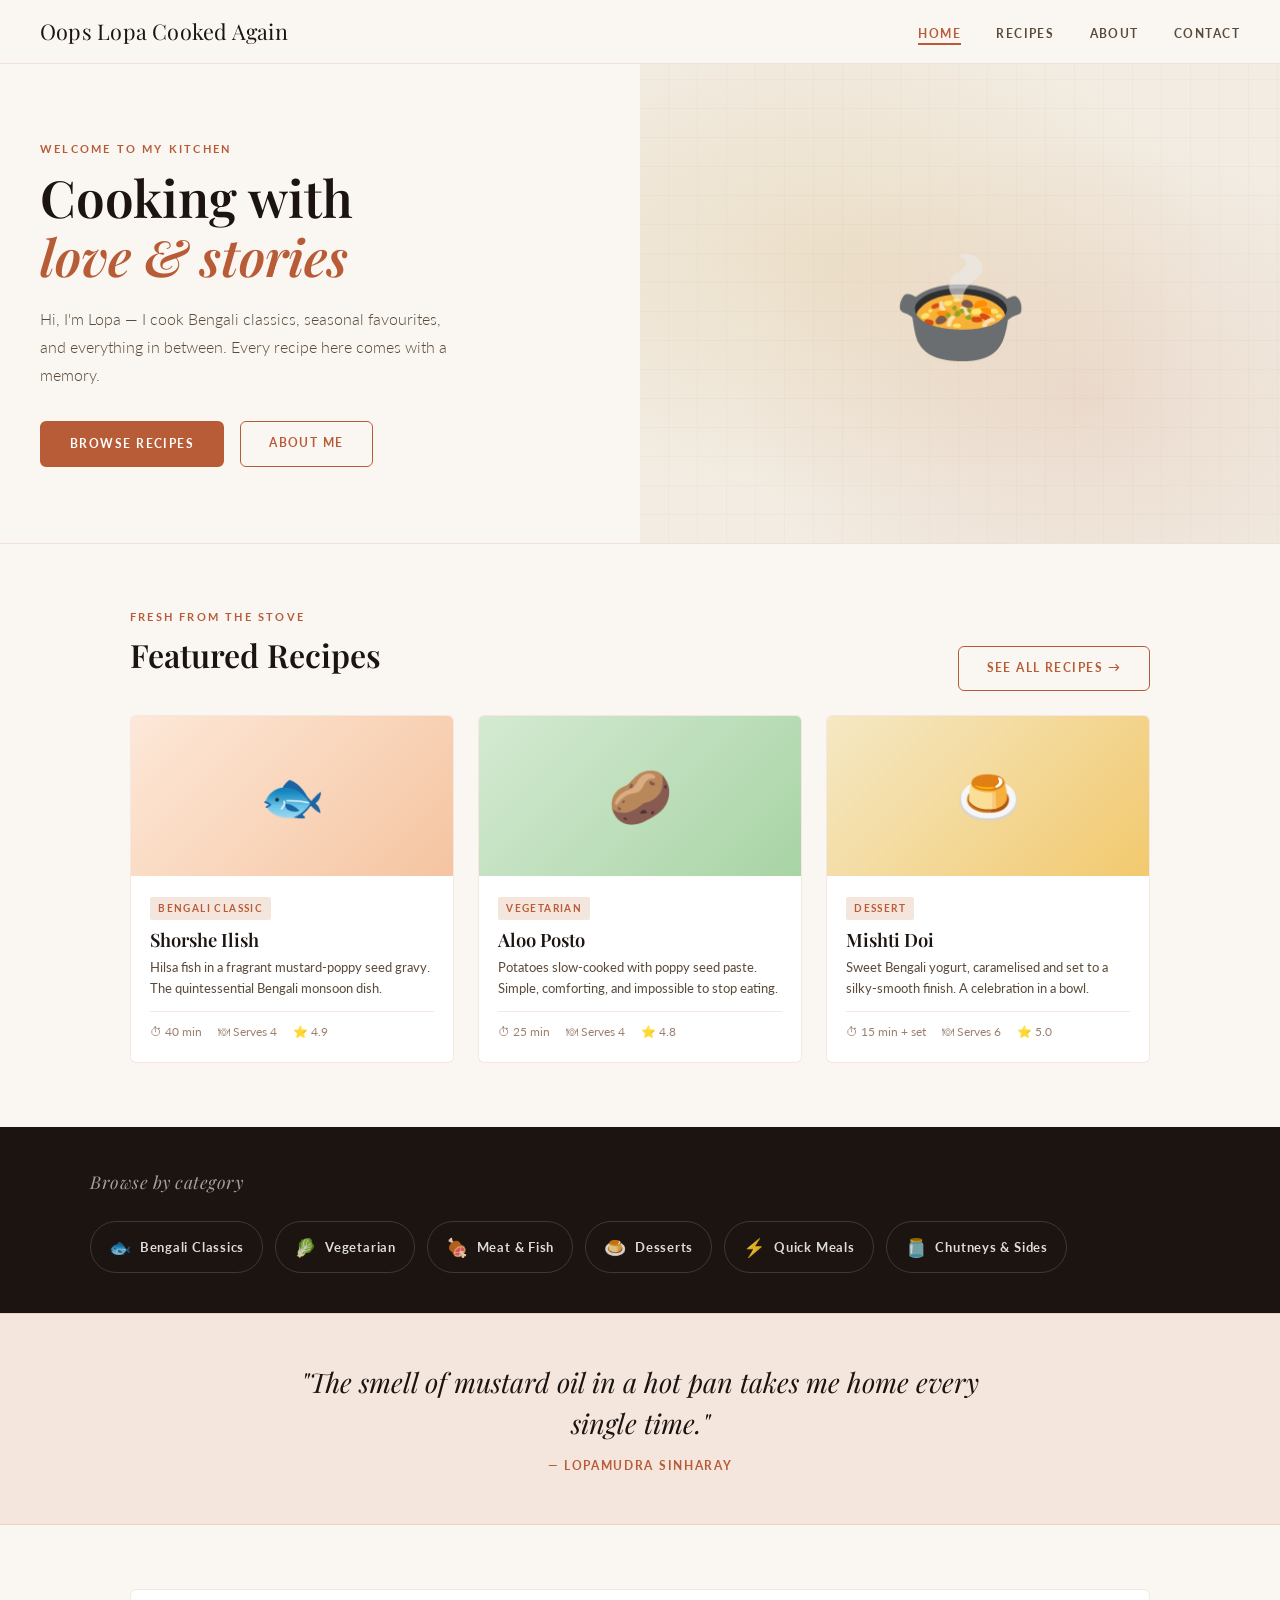
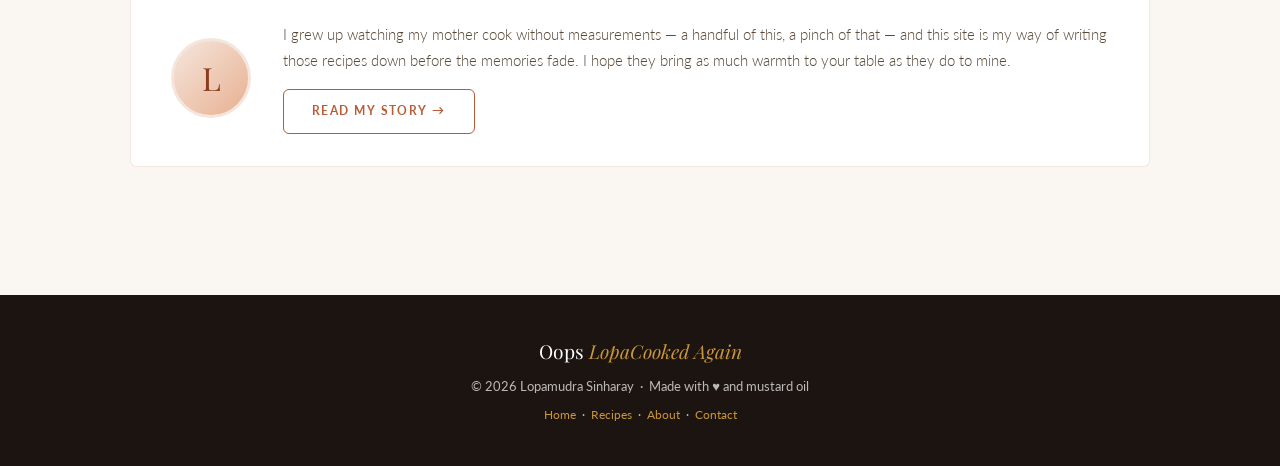
<file: index.html>
<!DOCTYPE html>
<html lang="en">
<head>
  <meta charset="UTF-8" />
  <meta name="viewport" content="width=device-width, initial-scale=1.0" />
  <title>Oops Lopa Cooked Again — Home</title>
  <meta name="description" content="Bengali home cooking by Lopamudra Sinharay. Recipes full of flavour, memory, and mustard oil." />
  <link rel="stylesheet" href="style.css" />
  <style>
    /* ── Hero ── */
    .hero {
      display: grid;
      grid-template-columns: 1fr 1fr;
      min-height: 480px;
      border-bottom: 1px solid var(--border);
    }

    .hero-text {
      display: flex;
      flex-direction: column;
      justify-content: center;
      padding: 4rem 3rem 4rem 2.5rem;
    }

    .hero-headline {
      font-family: var(--serif);
      font-size: clamp(2.2rem, 4vw, 3.2rem);
      font-weight: 600;
      line-height: 1.15;
      margin-bottom: 1.2rem;
    }

    .hero-headline em {
      font-style: italic;
      color: var(--spice);
    }

    .hero-sub {
      font-size: 16px;
      color: var(--ink-mid);
      font-weight: 300;
      line-height: 1.75;
      margin-bottom: 2rem;
      max-width: 420px;
    }

    .hero-buttons { display: flex; gap: 1rem; flex-wrap: wrap; }

    .hero-visual {
      background: var(--cream-dark);
      display: flex;
      align-items: center;
      justify-content: center;
      font-size: 110px;
      position: relative;
      overflow: hidden;
    }

    .hero-visual::before {
      content: '';
      position: absolute;
      inset: 0;
      background:
        radial-gradient(ellipse at 30% 40%, rgba(201,150,58,0.15) 0%, transparent 60%),
        radial-gradient(ellipse at 70% 70%, rgba(184,92,56,0.12) 0%, transparent 55%);
    }

    .hero-pattern {
      position: absolute;
      inset: 0;
      background-image: repeating-linear-gradient(
        0deg, transparent, transparent 28px,
        rgba(184,92,56,0.04) 28px, rgba(184,92,56,0.04) 29px
      ),
      repeating-linear-gradient(
        90deg, transparent, transparent 28px,
        rgba(184,92,56,0.04) 28px, rgba(184,92,56,0.04) 29px
      );
    }

    .hero-emoji { position: relative; z-index: 1; }

    /* ── Featured Recipes ── */
    .featured-header {
      display: flex;
      justify-content: space-between;
      align-items: flex-end;
      margin-bottom: 1.5rem;
    }

    /* ── Categories Strip ── */
    .categories {
      background: var(--ink);
      padding: 2.5rem;
    }

    .categories-inner {
      max-width: 1100px;
      margin: 0 auto;
    }

    .categories-title {
      font-family: var(--serif);
      font-size: 1.1rem;
      color: rgba(255,255,255,0.6);
      font-style: italic;
      margin-bottom: 1.5rem;
      letter-spacing: 0.03em;
    }

    .cat-pills {
      display: flex;
      flex-wrap: wrap;
      gap: 0.75rem;
    }

    .cat-pill {
      display: flex;
      align-items: center;
      gap: 8px;
      padding: 10px 18px;
      border: 1px solid rgba(255,255,255,0.15);
      border-radius: 40px;
      color: rgba(255,255,255,0.85);
      font-size: 13px;
      font-weight: 700;
      letter-spacing: 0.06em;
      cursor: pointer;
      transition: all var(--transition);
      text-decoration: none;
    }

    .cat-pill:hover {
      background: var(--spice);
      border-color: var(--spice);
      color: #fff;
      transform: translateY(-2px);
    }

    .cat-pill-icon { font-size: 18px; }

    /* ── Quote strip ── */
    .quote-strip {
      border-top: 1px solid var(--border);
      border-bottom: 1px solid var(--border);
      padding: 3rem 2.5rem;
      text-align: center;
      background: var(--spice-light);
    }

    .quote-text {
      font-family: var(--serif);
      font-size: clamp(1.2rem, 2.5vw, 1.7rem);
      font-style: italic;
      color: var(--ink);
      max-width: 680px;
      margin: 0 auto 0.75rem;
      line-height: 1.5;
    }

    .quote-attr {
      font-size: 12px;
      font-weight: 700;
      letter-spacing: 0.14em;
      text-transform: uppercase;
      color: var(--spice);
    }

    /* ── About Teaser ── */
    .about-teaser {
      display: grid;
      grid-template-columns: auto 1fr;
      gap: 2rem;
      align-items: center;
      background: #fff;
      border: 1px solid var(--border);
      border-radius: var(--radius);
      padding: 2rem 2.5rem;
    }

    .avatar-large {
      width: 80px;
      height: 80px;
      border-radius: 50%;
      background: linear-gradient(135deg, var(--spice-light), #E8B090);
      border: 3px solid var(--spice-light);
      display: flex;
      align-items: center;
      justify-content: center;
      font-family: var(--serif);
      font-size: 2rem;
      color: var(--spice-dark);
      flex-shrink: 0;
    }

    .about-teaser-text p {
      color: var(--ink-mid);
      font-size: 15px;
      font-weight: 300;
      line-height: 1.7;
      margin-bottom: 1rem;
    }

    @media (max-width: 768px) {
      .hero { grid-template-columns: 1fr; }
      .hero-visual { min-height: 200px; font-size: 70px; }
      .hero-text { padding: 2.5rem 1.2rem; }
      .featured-header { flex-direction: column; gap: 0.75rem; align-items: flex-start; }
      .about-teaser { grid-template-columns: 1fr; text-align: center; }
      .avatar-large { margin: 0 auto; }
    }
  </style>
</head>
<body>

  <!-- Navigation -->
  <nav class="nav">
    <a href="index.html" class="nav-logo">Oops</span> Lopa</span> Cooked</span> Again</span></a>
    <ul class="nav-links">
      <li><a href="index.html" class="active">Home</a></li>
      <li><a href="recipes.html">Recipes</a></li>
      <li><a href="about.html">About</a></li>
      <li><a href="contact.html">Contact</a></li>
    </ul>
  </nav>

  <!-- Hero -->
  <section class="hero">
    <div class="hero-text fade-up">
      <p class="section-eyebrow">Welcome to my kitchen</p>
      <h1 class="hero-headline">Cooking with<br><em>love &amp; stories</em></h1>
      <p class="hero-sub">Hi, I'm Lopa — I cook Bengali classics, seasonal favourites, and everything in between. Every recipe here comes with a memory.</p>
      <div class="hero-buttons">
        <a href="recipes.html" class="btn btn-primary">Browse Recipes</a>
        <a href="about.html" class="btn btn-outline">About Me</a>
      </div>
    </div>
    <div class="hero-visual">
      <div class="hero-pattern"></div>
      <div class="hero-emoji">🍲</div>
    </div>
  </section>

  <!-- Featured Recipes -->
  <div class="section">
    <div class="featured-header">
      <div>
        <p class="section-eyebrow">Fresh from the stove</p>
        <h2 class="section-title">Featured Recipes</h2>
      </div>
      <a href="recipes.html" class="btn btn-outline" style="white-space:nowrap">See all recipes →</a>
    </div>

    <div class="recipe-grid">
      <a href="recipes.html" class="recipe-card fade-up fade-up-1">
        <div class="recipe-card-thumb" style="background: linear-gradient(135deg, #FDE8D8, #F5C4A0);">🐟</div>
        <div class="recipe-card-body">
          <span class="recipe-tag">Bengali Classic</span>
          <h3 class="recipe-name">Shorshe Ilish</h3>
          <p class="recipe-desc">Hilsa fish in a fragrant mustard-poppy seed gravy. The quintessential Bengali monsoon dish.</p>
          <div class="recipe-meta">
            <span>⏱ 40 min</span>
            <span>🍽 Serves 4</span>
            <span>⭐ 4.9</span>
          </div>
        </div>
      </a>

      <a href="recipes.html" class="recipe-card fade-up fade-up-2">
        <div class="recipe-card-thumb" style="background: linear-gradient(135deg, #D4EAD2, #A8D4A5);">🥔</div>
        <div class="recipe-card-body">
          <span class="recipe-tag">Vegetarian</span>
          <h3 class="recipe-name">Aloo Posto</h3>
          <p class="recipe-desc">Potatoes slow-cooked with poppy seed paste. Simple, comforting, and impossible to stop eating.</p>
          <div class="recipe-meta">
            <span>⏱ 25 min</span>
            <span>🍽 Serves 4</span>
            <span>⭐ 4.8</span>
          </div>
        </div>
      </a>

      <a href="recipes.html" class="recipe-card fade-up fade-up-3">
        <div class="recipe-card-thumb" style="background: linear-gradient(135deg, #F5E8C4, #F2C96E);">🍮</div>
        <div class="recipe-card-body">
          <span class="recipe-tag">Dessert</span>
          <h3 class="recipe-name">Mishti Doi</h3>
          <p class="recipe-desc">Sweet Bengali yogurt, caramelised and set to a silky-smooth finish. A celebration in a bowl.</p>
          <div class="recipe-meta">
            <span>⏱ 15 min + set</span>
            <span>🍽 Serves 6</span>
            <span>⭐ 5.0</span>
          </div>
        </div>
      </a>
    </div>
  </div>

  <!-- Categories -->
  <div class="categories">
    <div class="categories-inner">
      <p class="categories-title">Browse by category</p>
      <div class="cat-pills">
        <a href="recipes.html" class="cat-pill"><span class="cat-pill-icon">🐟</span> Bengali Classics</a>
        <a href="recipes.html" class="cat-pill"><span class="cat-pill-icon">🥬</span> Vegetarian</a>
        <a href="recipes.html" class="cat-pill"><span class="cat-pill-icon">🍖</span> Meat &amp; Fish</a>
        <a href="recipes.html" class="cat-pill"><span class="cat-pill-icon">🍮</span> Desserts</a>
        <a href="recipes.html" class="cat-pill"><span class="cat-pill-icon">⚡</span> Quick Meals</a>
        <a href="recipes.html" class="cat-pill"><span class="cat-pill-icon">🫙</span> Chutneys &amp; Sides</a>
      </div>
    </div>
  </div>

  <!-- Quote -->
  <div class="quote-strip">
    <p class="quote-text">"The smell of mustard oil in a hot pan takes me home every single time."</p>
    <p class="quote-attr">— Lopamudra Sinharay</p>
  </div>

  <!-- About Teaser -->
  <div class="section">
    <div class="about-teaser">
      <div class="avatar-large">L</div>
      <div class="about-teaser-text">
        <p>I grew up watching my mother cook without measurements — a handful of this, a pinch of that — and this site is my way of writing those recipes down before the memories fade. I hope they bring as much warmth to your table as they do to mine.</p>
        <a href="about.html" class="btn btn-outline">Read my story →</a>
      </div>
    </div>
  </div>

  <!-- Footer -->
  <footer>
    <p class="footer-logo">Oops <span>Lopa</span><span>Cooked</span> <span>Again</span></p>
    <p>© 2026 Lopamudra Sinharay &nbsp;·&nbsp; Made with ♥ and mustard oil</p>
    <p style="margin-top:0.5rem; font-size:12px;">
      <a href="index.html">Home</a> &nbsp;·&nbsp;
      <a href="recipes.html">Recipes</a> &nbsp;·&nbsp;
      <a href="about.html">About</a> &nbsp;·&nbsp;
      <a href="contact.html">Contact</a>
    </p>
  </footer>

</body>
</html>
</file>
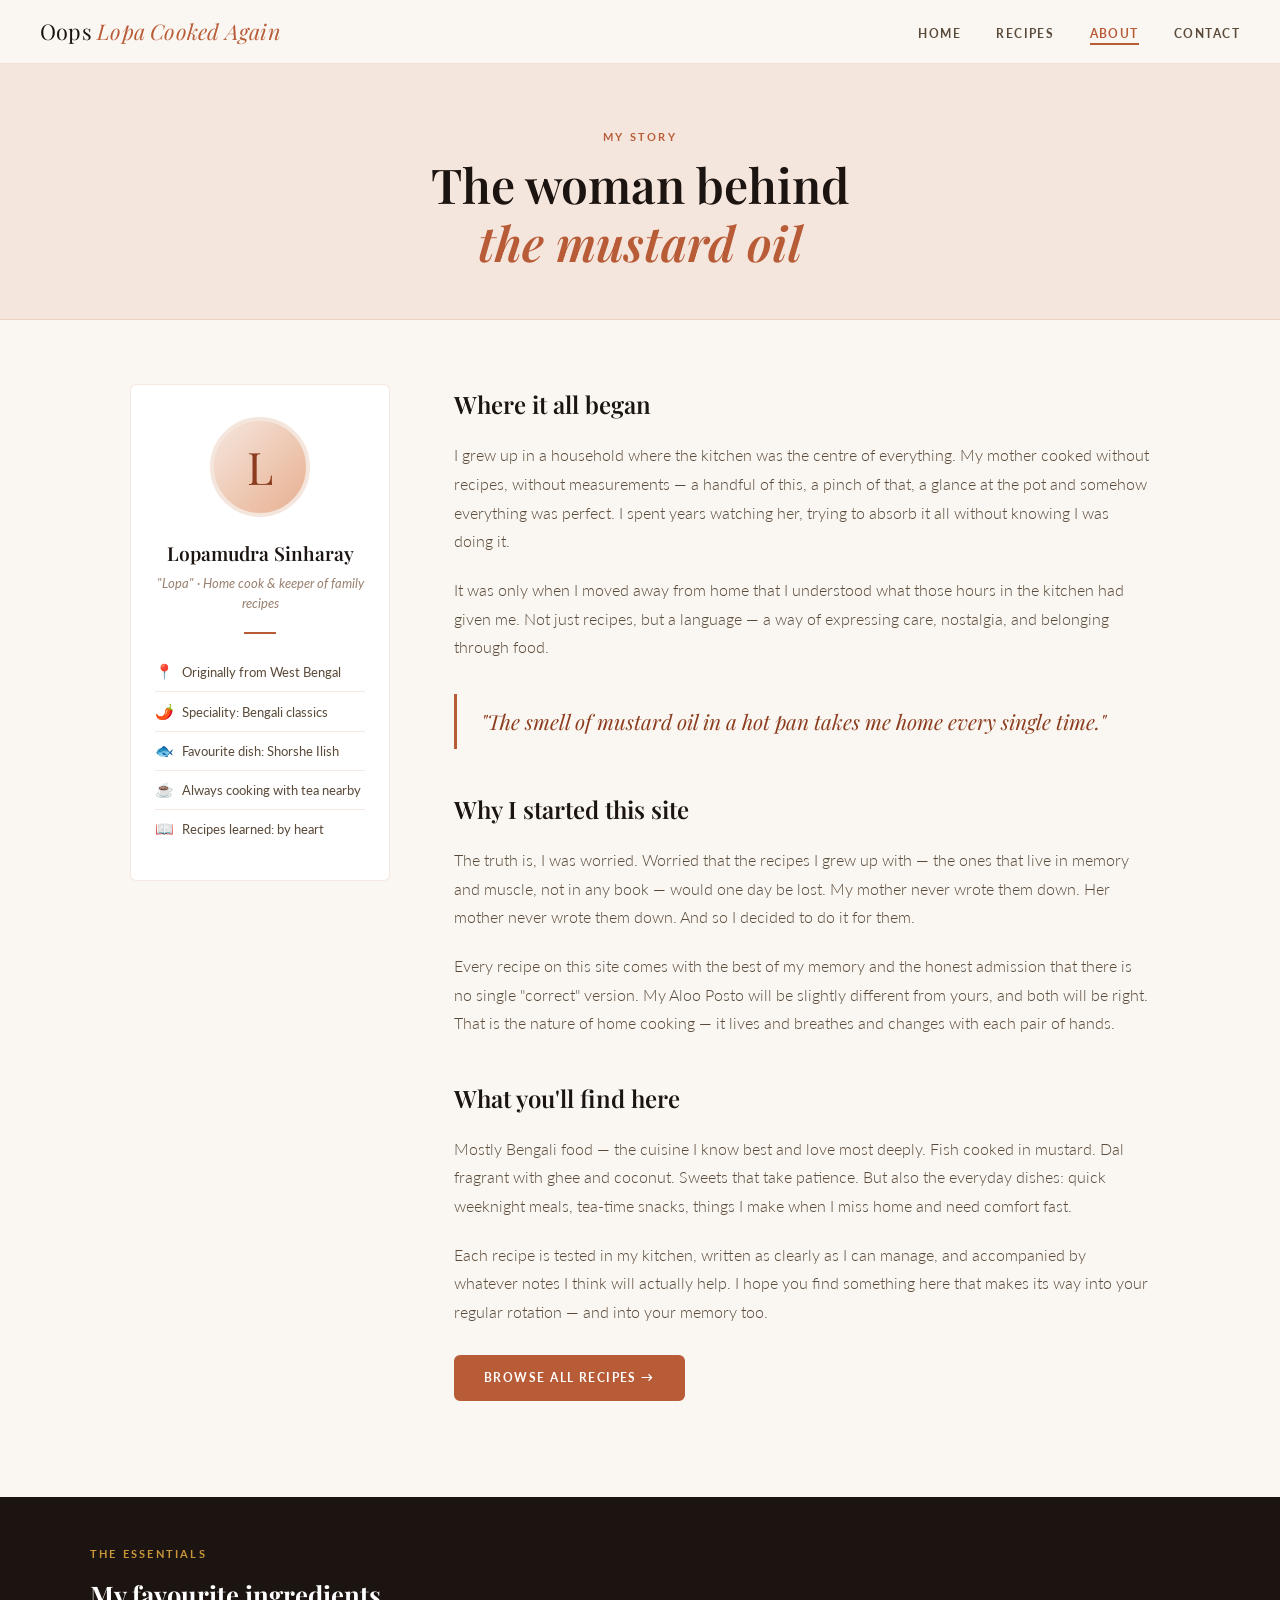
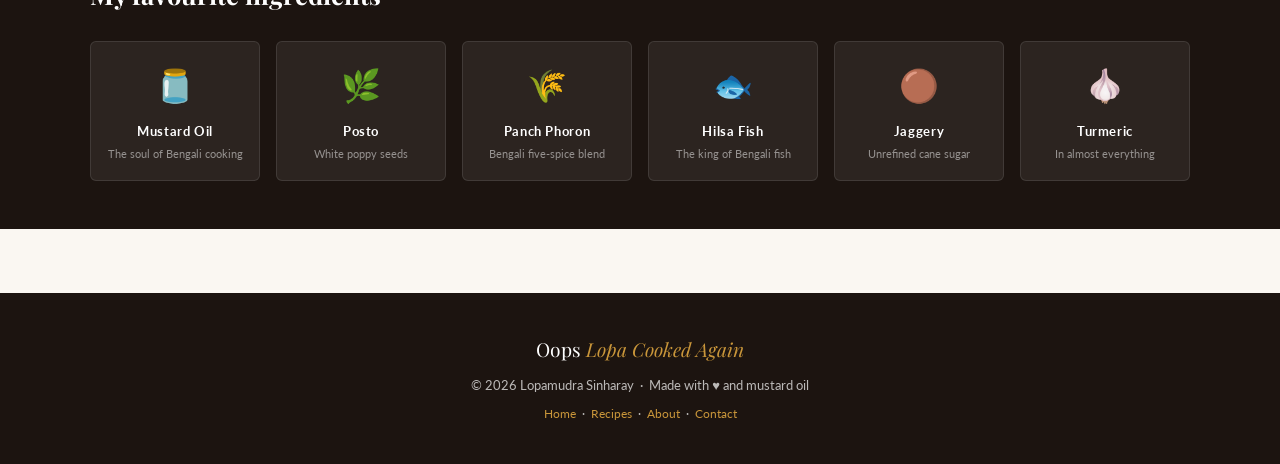
<file: about.html>
<!DOCTYPE html>
<html lang="en">
<head>
  <meta charset="UTF-8" />
  <meta name="viewport" content="width=device-width, initial-scale=1.0" />
  <title>About — Oops Lopa Cooked Again</title>
  <meta name="description" content="The story behind Oops Lopa Cooked Again — Lopamudra Sinharay's love of Bengali cooking and memory." />
  <link rel="stylesheet" href="style.css" />
  <style>
    .page-hero {
      background: var(--spice-light);
      border-bottom: 1px solid var(--border);
      padding: 4rem 2.5rem 3rem;
      text-align: center;
    }

    .page-hero h1 {
      font-family: var(--serif);
      font-size: clamp(2rem, 4vw, 3rem);
      font-weight: 600;
      line-height: 1.2;
    }

    .page-hero h1 em { font-style: italic; color: var(--spice); }

    /* ── Two-column layout ── */
    .about-grid {
      display: grid;
      grid-template-columns: 260px 1fr;
      gap: 4rem;
      align-items: start;
    }

    /* ── Profile card ── */
    .profile-card {
      background: #fff;
      border: 1px solid var(--border);
      border-radius: var(--radius);
      padding: 2rem 1.5rem;
      text-align: center;
      position: sticky;
      top: 84px;
    }

    .profile-avatar {
      width: 100px;
      height: 100px;
      border-radius: 50%;
      background: linear-gradient(135deg, var(--spice-light), #E8B090);
      border: 4px solid var(--spice-light);
      display: flex;
      align-items: center;
      justify-content: center;
      font-family: var(--serif);
      font-size: 2.8rem;
      color: var(--spice-dark);
      margin: 0 auto 1.2rem;
    }

    .profile-name {
      font-family: var(--serif);
      font-size: 1.2rem;
      font-weight: 600;
      margin-bottom: 0.3rem;
    }

    .profile-tagline {
      font-size: 13px;
      color: var(--ink-light);
      font-style: italic;
      margin-bottom: 1.2rem;
      line-height: 1.5;
    }

    .profile-divider {
      width: 32px;
      height: 1.5px;
      background: var(--spice);
      margin: 0 auto 1.2rem;
    }

    .profile-facts {
      list-style: none;
      text-align: left;
    }

    .profile-facts li {
      font-size: 13px;
      color: var(--ink-mid);
      padding: 0.4rem 0;
      border-bottom: 1px solid var(--border);
      display: flex;
      align-items: baseline;
      gap: 0.5rem;
    }

    .profile-facts li:last-child { border-bottom: none; }
    .profile-facts .fact-icon { font-size: 15px; flex-shrink: 0; }

    /* ── Story text ── */
    .story h2 {
      font-family: var(--serif);
      font-size: 1.5rem;
      font-weight: 600;
      margin-bottom: 1rem;
      margin-top: 2.5rem;
    }

    .story h2:first-child { margin-top: 0; }

    .story p {
      font-size: 15.5px;
      font-weight: 300;
      color: var(--ink-mid);
      line-height: 1.85;
      margin-bottom: 1.25rem;
    }

    .story .pull-quote {
      font-family: var(--serif);
      font-size: 1.3rem;
      font-style: italic;
      color: var(--spice-dark);
      border-left: 3px solid var(--spice);
      padding: 0.75rem 0 0.75rem 1.5rem;
      margin: 2rem 0;
      line-height: 1.5;
    }

    /* ── Favourite ingredients ── */
    .ingredients-strip {
      background: var(--ink);
      padding: 3rem 2.5rem;
      margin: 2rem 0 0;
    }

    .ingredients-inner {
      max-width: 1100px;
      margin: 0 auto;
    }

    .ingredients-strip .section-eyebrow { color: var(--gold); }

    .ingredients-strip h2 {
      font-family: var(--serif);
      font-size: 1.6rem;
      color: #fff;
      margin-bottom: 1.5rem;
    }

    .ing-grid {
      display: grid;
      grid-template-columns: repeat(auto-fill, minmax(160px, 1fr));
      gap: 1rem;
    }

    .ing-card {
      background: rgba(255,255,255,0.07);
      border: 1px solid rgba(255,255,255,0.1);
      border-radius: var(--radius);
      padding: 1rem;
      text-align: center;
    }

    .ing-card .ing-emoji { font-size: 2rem; margin-bottom: 0.5rem; }
    .ing-card .ing-name { font-size: 13px; font-weight: 700; color: #fff; letter-spacing: 0.05em; }
    .ing-card .ing-note { font-size: 11px; color: rgba(255,255,255,0.5); margin-top: 3px; }

    @media (max-width: 768px) {
      .about-grid { grid-template-columns: 1fr; gap: 2rem; }
      .profile-card { position: static; }
      .page-hero { padding: 2.5rem 1.2rem; }
      .ingredients-strip { padding: 2rem 1.2rem; }
    }
  </style>
</head>
<body>

  <nav class="nav">
    <a href="index.html" class="nav-logo">Oops <span>Lopa</span> <span>Cooked</span> <span>Again</span></a>
    <ul class="nav-links">
      <li><a href="index.html">Home</a></li>
      <li><a href="recipes.html">Recipes</a></li>
      <li><a href="about.html" class="active">About</a></li>
      <li><a href="contact.html">Contact</a></li>
    </ul>
  </nav>

  <div class="page-hero fade-up">
    <p class="section-eyebrow">My story</p>
    <h1>The woman behind<br><em>the mustard oil</em></h1>
  </div>

  <div class="section">
    <div class="about-grid">

      <!-- Profile Card -->
      <aside class="profile-card fade-up fade-up-1">
        <div class="profile-avatar">L</div>
        <p class="profile-name">Lopamudra Sinharay</p>
        <p class="profile-tagline">"Lopa" · Home cook &amp; keeper of family recipes</p>
        <div class="profile-divider"></div>
        <ul class="profile-facts">
          <li><span class="fact-icon">📍</span> Originally from West Bengal</li>
          <li><span class="fact-icon">🌶️</span> Speciality: Bengali classics</li>
          <li><span class="fact-icon">🐟</span> Favourite dish: Shorshe Ilish</li>
          <li><span class="fact-icon">☕</span> Always cooking with tea nearby</li>
          <li><span class="fact-icon">📖</span> Recipes learned: by heart</li>
        </ul>
      </aside>

      <!-- Story -->
      <div class="story fade-up fade-up-2">
        <h2>Where it all began</h2>
        <p>I grew up in a household where the kitchen was the centre of everything. My mother cooked without recipes, without measurements — a handful of this, a pinch of that, a glance at the pot and somehow everything was perfect. I spent years watching her, trying to absorb it all without knowing I was doing it.</p>
        <p>It was only when I moved away from home that I understood what those hours in the kitchen had given me. Not just recipes, but a language — a way of expressing care, nostalgia, and belonging through food.</p>

        <div class="pull-quote">"The smell of mustard oil in a hot pan takes me home every single time."</div>

        <h2>Why I started this site</h2>
        <p>The truth is, I was worried. Worried that the recipes I grew up with — the ones that live in memory and muscle, not in any book — would one day be lost. My mother never wrote them down. Her mother never wrote them down. And so I decided to do it for them.</p>
        <p>Every recipe on this site comes with the best of my memory and the honest admission that there is no single "correct" version. My Aloo Posto will be slightly different from yours, and both will be right. That is the nature of home cooking — it lives and breathes and changes with each pair of hands.</p>

        <h2>What you'll find here</h2>
        <p>Mostly Bengali food — the cuisine I know best and love most deeply. Fish cooked in mustard. Dal fragrant with ghee and coconut. Sweets that take patience. But also the everyday dishes: quick weeknight meals, tea-time snacks, things I make when I miss home and need comfort fast.</p>
        <p>Each recipe is tested in my kitchen, written as clearly as I can manage, and accompanied by whatever notes I think will actually help. I hope you find something here that makes its way into your regular rotation — and into your memory too.</p>

        <a href="recipes.html" class="btn btn-primary" style="margin-top: 0.5rem;">Browse all recipes →</a>
      </div>

    </div>
  </div>

  <!-- Favourite Ingredients -->
  <div class="ingredients-strip">
    <div class="ingredients-inner">
      <p class="section-eyebrow">The essentials</p>
      <h2>My favourite ingredients</h2>
      <div class="ing-grid">
        <div class="ing-card">
          <div class="ing-emoji">🫙</div>
          <div class="ing-name">Mustard Oil</div>
          <div class="ing-note">The soul of Bengali cooking</div>
        </div>
        <div class="ing-card">
          <div class="ing-emoji">🌿</div>
          <div class="ing-name">Posto</div>
          <div class="ing-note">White poppy seeds</div>
        </div>
        <div class="ing-card">
          <div class="ing-emoji">🌾</div>
          <div class="ing-name">Panch Phoron</div>
          <div class="ing-note">Bengali five-spice blend</div>
        </div>
        <div class="ing-card">
          <div class="ing-emoji">🐟</div>
          <div class="ing-name">Hilsa Fish</div>
          <div class="ing-note">The king of Bengali fish</div>
        </div>
        <div class="ing-card">
          <div class="ing-emoji">🟤</div>
          <div class="ing-name">Jaggery</div>
          <div class="ing-note">Unrefined cane sugar</div>
        </div>
        <div class="ing-card">
          <div class="ing-emoji">🧄</div>
          <div class="ing-name">Turmeric</div>
          <div class="ing-note">In almost everything</div>
        </div>
      </div>
    </div>
  </div>

  <footer>
    <p class="footer-logo">Oops <span>Lopa</span> <span>Cooked</span> <span>Again</span></p>
    <p>© 2026 Lopamudra Sinharay &nbsp;·&nbsp; Made with ♥ and mustard oil</p>
    <p style="margin-top:0.5rem; font-size:12px;">
      <a href="index.html">Home</a> &nbsp;·&nbsp;
      <a href="recipes.html">Recipes</a> &nbsp;·&nbsp;
      <a href="about.html">About</a> &nbsp;·&nbsp;
      <a href="contact.html">Contact</a>
    </p>
  </footer>

</body>
</html>
</file>
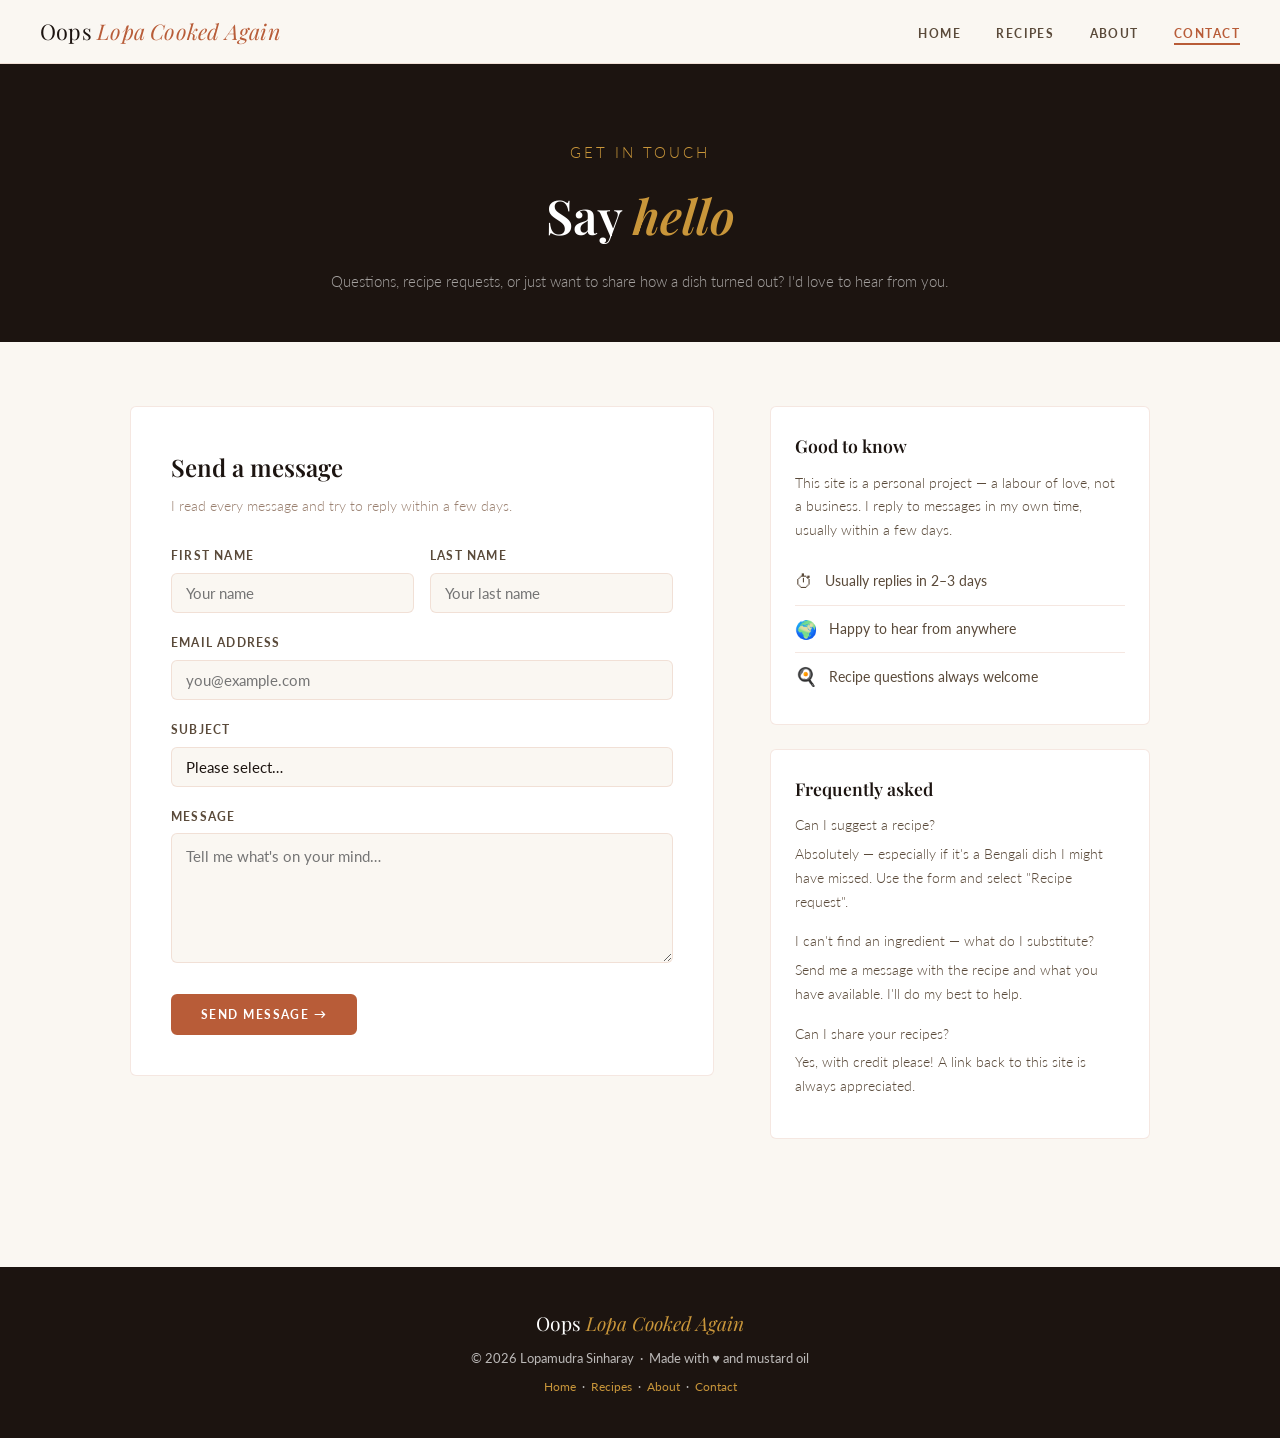
<file: contact.html>
<!DOCTYPE html>
<html lang="en">
<head>
  <meta charset="UTF-8" />
  <meta name="viewport" content="width=device-width, initial-scale=1.0" />
  <title>Contact — Oops Lopa Cooked Again</title>
  <meta name="description" content="Get in touch with Lopamudra Sinharay — recipe questions, suggestions, or just to say hello." />
  <link rel="stylesheet" href="style.css" />
  <style>
    .page-hero {
      background: var(--ink);
      padding: 4rem 2.5rem 3rem;
      text-align: center;
    }

    .page-hero .section-eyebrow { color: var(--gold); }

    .page-hero h1 {
      font-family: var(--serif);
      font-size: clamp(2rem, 4vw, 3rem);
      color: #fff;
      font-weight: 600;
    }

    .page-hero h1 em { color: var(--gold); font-style: italic; }

    .page-hero p {
      color: rgba(255,255,255,0.6);
      font-size: 15px;
      font-weight: 300;
      margin-top: 0.75rem;
    }

    /* ── Contact layout ── */
    .contact-grid {
      display: grid;
      grid-template-columns: 1fr 380px;
      gap: 3.5rem;
      align-items: start;
    }

    /* ── Form ── */
    .contact-form-card {
      background: #fff;
      border: 1px solid var(--border);
      border-radius: var(--radius);
      padding: 2.5rem;
    }

    .contact-form-card h2 {
      font-family: var(--serif);
      font-size: 1.5rem;
      font-weight: 600;
      margin-bottom: 0.4rem;
    }

    .contact-form-card .form-sub {
      font-size: 14px;
      color: var(--ink-light);
      margin-bottom: 1.75rem;
      font-weight: 300;
    }

    .form-row { margin-bottom: 1.25rem; }

    .form-row label {
      display: block;
      font-size: 12px;
      font-weight: 700;
      letter-spacing: 0.1em;
      text-transform: uppercase;
      color: var(--ink-mid);
      margin-bottom: 0.4rem;
    }

    .form-row input,
    .form-row select,
    .form-row textarea {
      width: 100%;
      padding: 10px 14px;
      font-family: var(--sans);
      font-size: 15px;
      color: var(--ink);
      background: var(--cream);
      border: 1.5px solid var(--border);
      border-radius: var(--radius);
      outline: none;
      transition: border-color var(--transition);
      appearance: none;
    }

    .form-row input:focus,
    .form-row select:focus,
    .form-row textarea:focus {
      border-color: var(--spice);
      background: #fff;
    }

    .form-row textarea { resize: vertical; min-height: 130px; line-height: 1.6; }

    .form-grid { display: grid; grid-template-columns: 1fr 1fr; gap: 1rem; }

    .form-submit {
      margin-top: 1.5rem;
      display: flex;
      align-items: center;
      gap: 1rem;
      flex-wrap: wrap;
    }

    .success-msg {
      display: none;
      background: #EAF6EE;
      border: 1px solid #89CCA0;
      color: #2C6B40;
      border-radius: var(--radius);
      padding: 0.85rem 1.2rem;
      font-size: 14px;
      margin-top: 1rem;
    }

    /* ── Sidebar ── */
    .contact-sidebar { display: flex; flex-direction: column; gap: 1.5rem; }

    .info-card {
      background: #fff;
      border: 1px solid var(--border);
      border-radius: var(--radius);
      padding: 1.5rem;
    }

    .info-card h3 {
      font-family: var(--serif);
      font-size: 1.1rem;
      font-weight: 600;
      margin-bottom: 0.6rem;
    }

    .info-card p {
      font-size: 14px;
      color: var(--ink-mid);
      font-weight: 300;
      line-height: 1.7;
    }

    .contact-list { list-style: none; margin-top: 1rem; }

    .contact-list li {
      display: flex;
      align-items: center;
      gap: 0.75rem;
      font-size: 14px;
      color: var(--ink-mid);
      padding: 0.5rem 0;
      border-bottom: 1px solid var(--border);
    }

    .contact-list li:last-child { border-bottom: none; }
    .contact-list .c-icon { font-size: 18px; flex-shrink: 0; }

    .faq-item { margin-bottom: 1rem; }
    .faq-q {
      font-size: 13px;
      font-weight: 700;
      color: var(--ink);
      margin-bottom: 0.3rem;
    }
    .faq-a {
      font-size: 13px;
      color: var(--ink-mid);
      font-weight: 300;
      line-height: 1.65;
    }

    @media (max-width: 900px) {
      .contact-grid { grid-template-columns: 1fr; }
      .form-grid { grid-template-columns: 1fr; }
    }

    @media (max-width: 480px) {
      .contact-form-card { padding: 1.5rem; }
      .page-hero { padding: 2.5rem 1.2rem; }
    }
  </style>
</head>
<body>

  <nav class="nav">
    <a href="index.html" class="nav-logo">Oops  <span>Lopa</span> <span>Cooked</span> <span>Again</span></a>
    <ul class="nav-links">
      <li><a href="index.html">Home</a></li>
      <li><a href="recipes.html">Recipes</a></li>
      <li><a href="about.html">About</a></li>
      <li><a href="contact.html" class="active">Contact</a></li>
    </ul>
  </nav>

  <div class="page-hero fade-up">
    <p class="section-eyebrow">Get in touch</p>
    <h1>Say <em>hello</em></h1>
    <p>Questions, recipe requests, or just want to share how a dish turned out? I'd love to hear from you.</p>
  </div>

  <div class="section">
    <div class="contact-grid">

      <!-- Contact Form -->
      <div class="contact-form-card fade-up fade-up-1">
        <h2>Send a message</h2>
        <p class="form-sub">I read every message and try to reply within a few days.</p>

        <div class="form-grid">
          <div class="form-row">
            <label for="fname">First name</label>
            <input type="text" id="fname" placeholder="Your name" />
          </div>
          <div class="form-row">
            <label for="lname">Last name</label>
            <input type="text" id="lname" placeholder="Your last name" />
          </div>
        </div>

        <div class="form-row">
          <label for="email">Email address</label>
          <input type="email" id="email" placeholder="you@example.com" />
        </div>

        <div class="form-row">
          <label for="subject">Subject</label>
          <select id="subject">
            <option value="">Please select…</option>
            <option>Recipe question</option>
            <option>Ingredient substitution</option>
            <option>Recipe request</option>
            <option>Just saying hello!</option>
            <option>Other</option>
          </select>
        </div>

        <div class="form-row">
          <label for="message">Message</label>
          <textarea id="message" placeholder="Tell me what's on your mind…"></textarea>
        </div>

        <div class="form-submit">
          <button class="btn btn-primary" onclick="submitForm()">Send message →</button>
        </div>

        <div class="success-msg" id="success-msg">
          🎉 Thank you! Your message has been sent. I'll be in touch soon.
        </div>
      </div>

      <!-- Sidebar -->
      <div class="contact-sidebar fade-up fade-up-2">

        <div class="info-card">
          <h3>Good to know</h3>
          <p>This site is a personal project — a labour of love, not a business. I reply to messages in my own time, usually within a few days.</p>
          <ul class="contact-list">
            <li><span class="c-icon">⏱</span> Usually replies in 2–3 days</li>
            <li><span class="c-icon">🌍</span> Happy to hear from anywhere</li>
            <li><span class="c-icon">🍳</span> Recipe questions always welcome</li>
          </ul>
        </div>

        <div class="info-card">
          <h3>Frequently asked</h3>
          <div class="faq-item">
            <p class="faq-q">Can I suggest a recipe?</p>
            <p class="faq-a">Absolutely — especially if it's a Bengali dish I might have missed. Use the form and select "Recipe request".</p>
          </div>
          <div class="faq-item">
            <p class="faq-q">I can't find an ingredient — what do I substitute?</p>
            <p class="faq-a">Send me a message with the recipe and what you have available. I'll do my best to help.</p>
          </div>
          <div class="faq-item">
            <p class="faq-q">Can I share your recipes?</p>
            <p class="faq-a">Yes, with credit please! A link back to this site is always appreciated.</p>
          </div>
        </div>

      </div>
    </div>
  </div>

  <footer>
    <p class="footer-logo">Oops <span>Lopa</span> <span>Cooked</span> <span>Again</span></p>
    <p>© 2026 Lopamudra Sinharay &nbsp;·&nbsp; Made with ♥ and mustard oil</p>
    <p style="margin-top:0.5rem; font-size:12px;">
      <a href="index.html">Home</a> &nbsp;·&nbsp;
      <a href="recipes.html">Recipes</a> &nbsp;·&nbsp;
      <a href="about.html">About</a> &nbsp;·&nbsp;
      <a href="contact.html">Contact</a>
    </p>
  </footer>

  <script>
    function submitForm() {
      const email = document.getElementById('email').value.trim();
      const message = document.getElementById('message').value.trim();
      if (!email || !message) {
        alert('Please fill in at least your email and message.');
        return;
      }
      document.getElementById('success-msg').style.display = 'block';
      document.getElementById('message').value = '';
      document.getElementById('email').value = '';
      document.getElementById('fname').value = '';
      document.getElementById('lname').value = '';
      document.getElementById('subject').value = '';
    }
  </script>

</body>
</html>
</file>
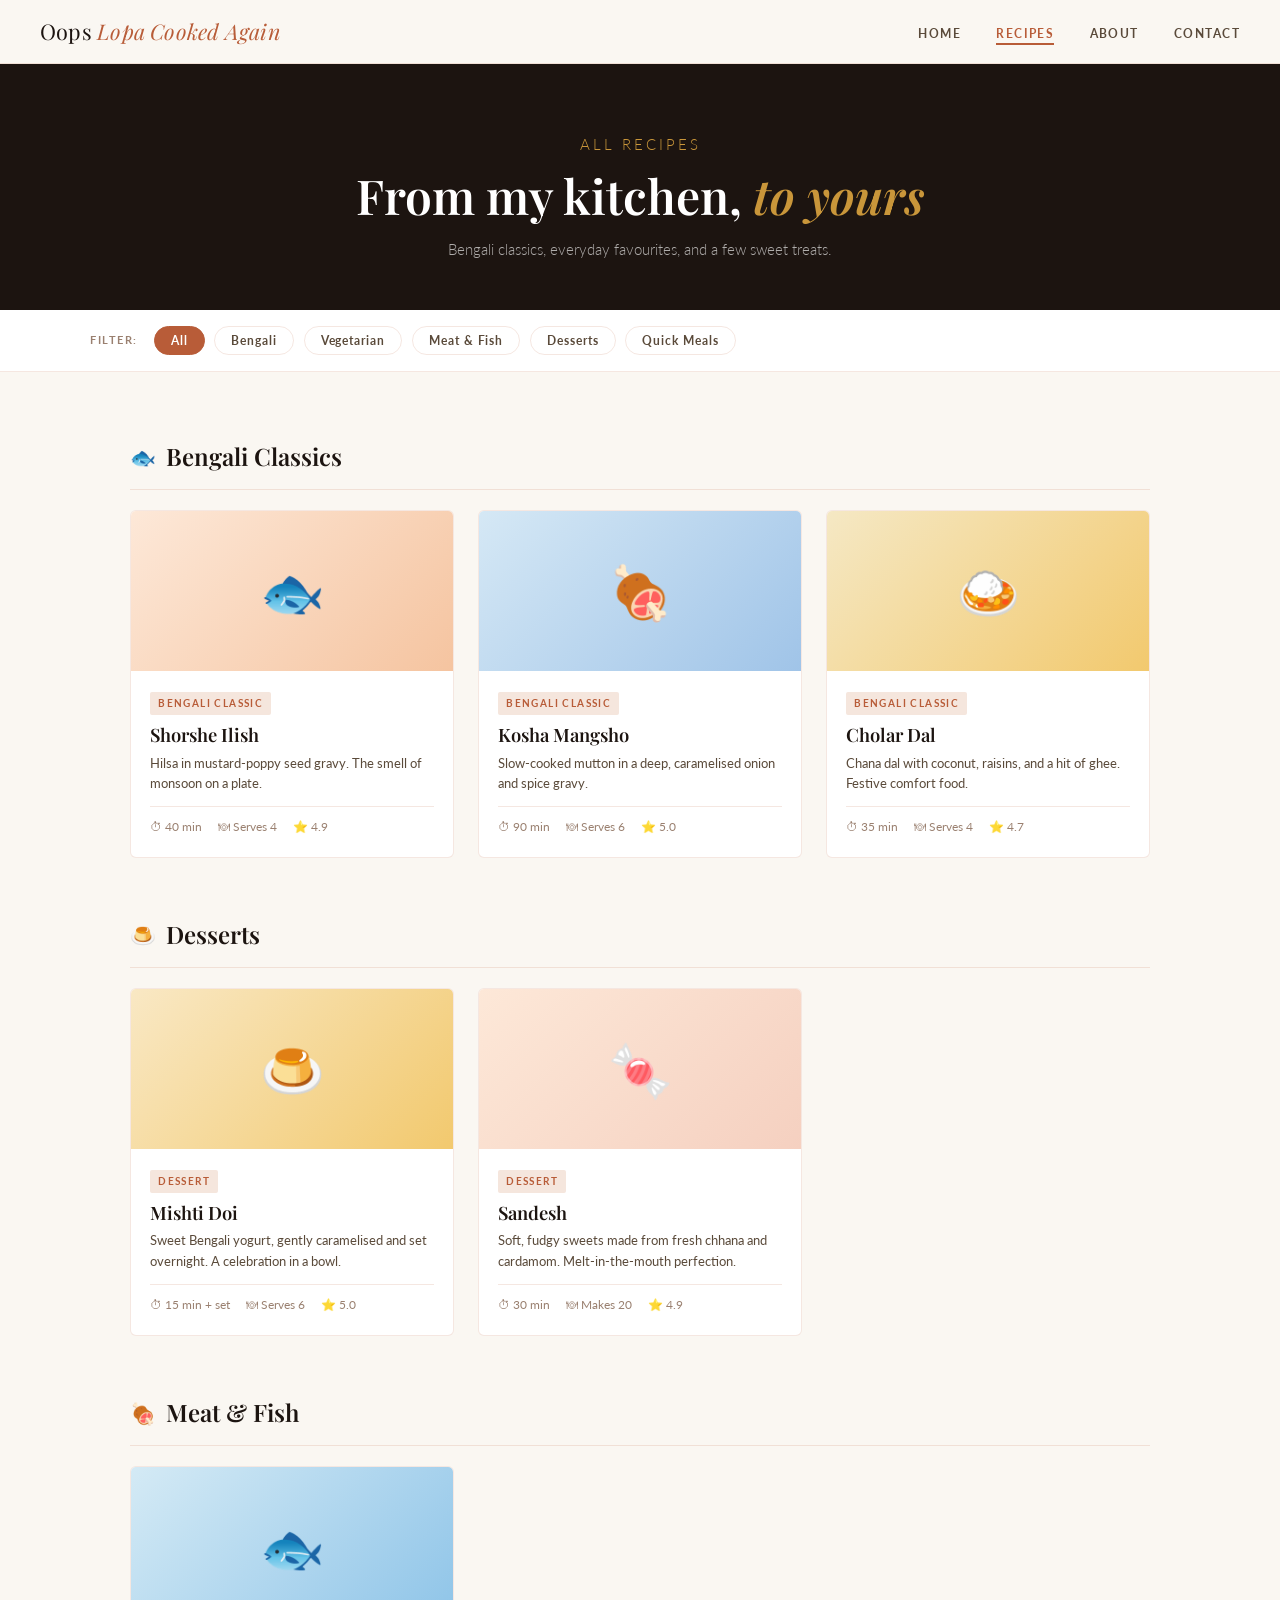
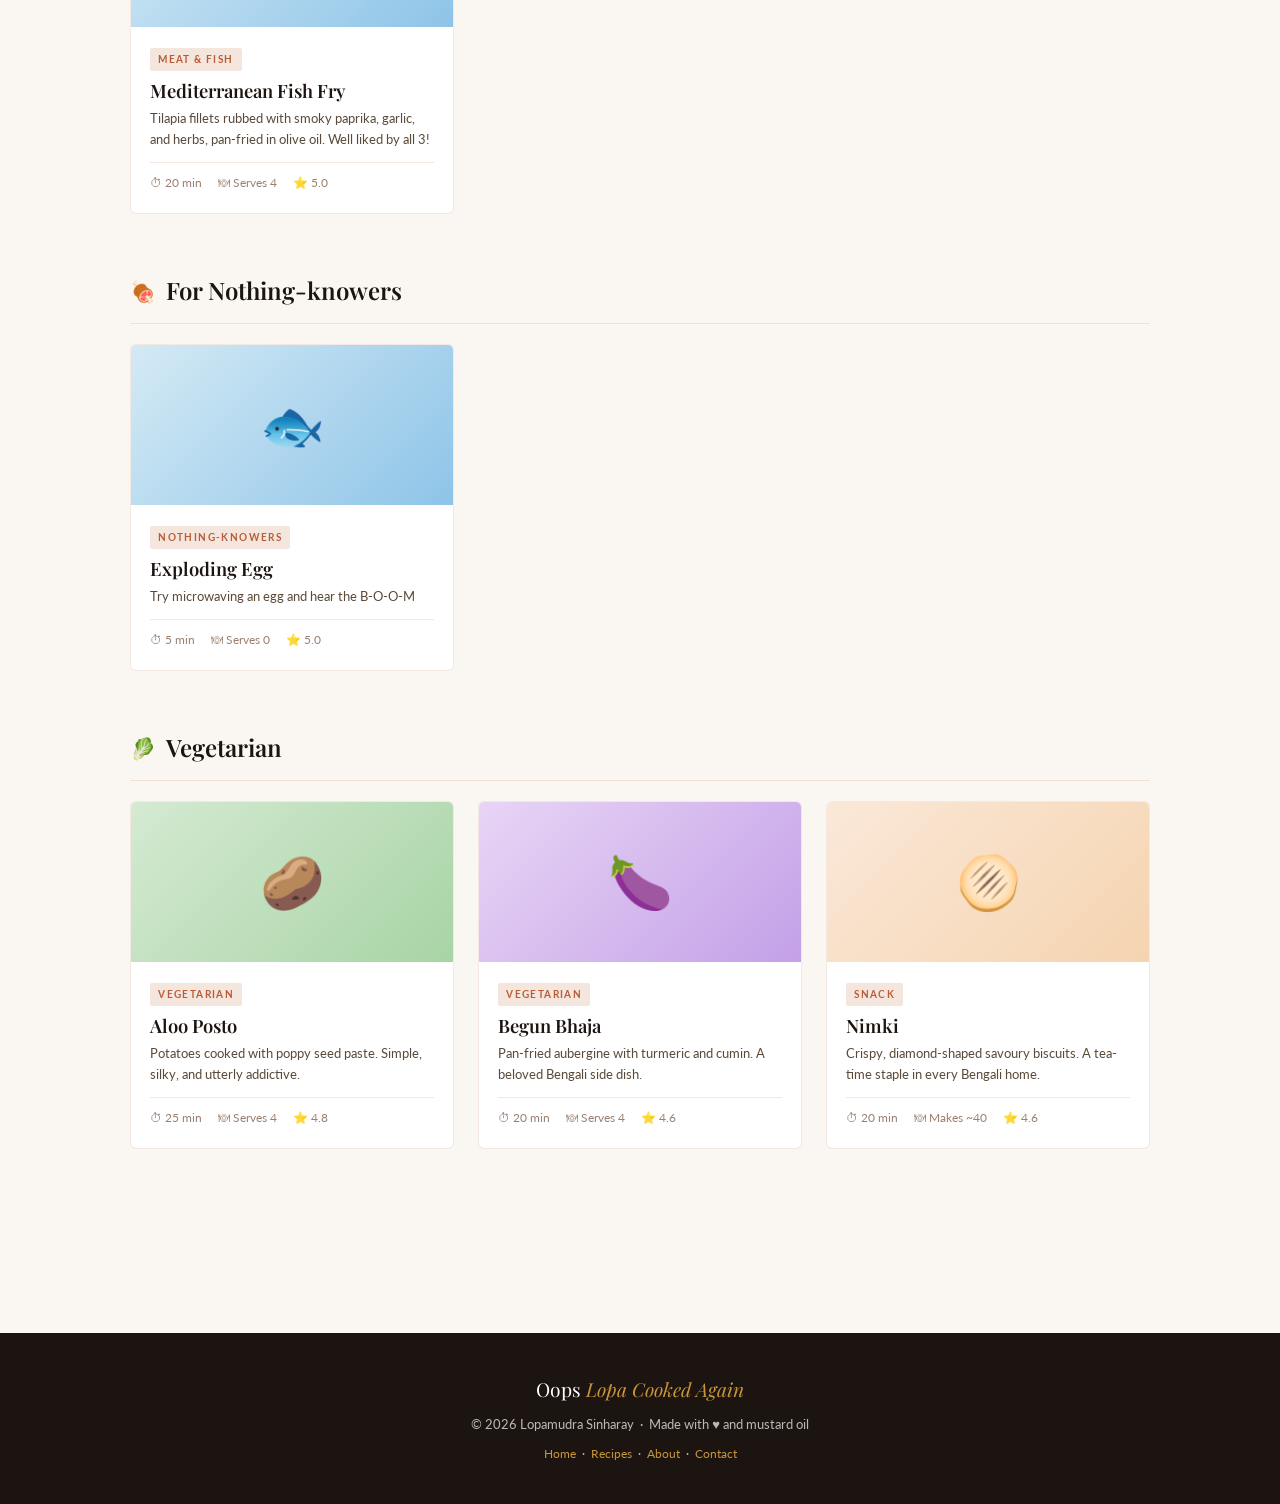
<file: recipes.html>
<!DOCTYPE html>
<html lang="en">
<head>
  <meta charset="UTF-8" />
  <meta name="viewport" content="width=device-width, initial-scale=1.0" />
  <title>Recipes — Oops Lopa Cooked Again</title>
  <meta name="description" content="Browse all of Lopa's recipes — Bengali classics, vegetarian dishes, desserts and more." />
  <link rel="stylesheet" href="style.css" />
  <style>
    /* ── Page Hero ── */
    .page-hero {
      background: var(--ink);
      padding: 3.5rem 2.5rem 3rem;
      text-align: center;
    }

    .page-hero .section-eyebrow { color: var(--gold); }

    .page-hero h1 {
      font-family: var(--serif);
      font-size: clamp(2rem, 4vw, 3rem);
      color: #fff;
      font-weight: 600;
      line-height: 1.2;
    }

    .page-hero h1 em { font-style: italic; color: var(--gold); }

    .page-hero p {
      color: rgba(255,255,255,0.65);
      font-size: 15px;
      font-weight: 300;
      margin-top: 0.75rem;
    }

    /* ── Filter Bar ── */
    .filter-bar {
      background: #fff;
      border-bottom: 1px solid var(--border);
      padding: 1rem 2.5rem;
      position: sticky;
      top: 64px;
      z-index: 90;
    }

    .filter-inner {
      max-width: 1100px;
      margin: 0 auto;
      display: flex;
      gap: 0.6rem;
      flex-wrap: wrap;
      align-items: center;
    }

    .filter-label {
      font-size: 11px;
      font-weight: 700;
      letter-spacing: 0.14em;
      text-transform: uppercase;
      color: var(--ink-light);
      margin-right: 0.4rem;
    }

    .filter-btn {
      padding: 6px 16px;
      font-size: 12px;
      font-weight: 700;
      letter-spacing: 0.08em;
      border: 1.5px solid var(--border);
      border-radius: 20px;
      background: transparent;
      color: var(--ink-mid);
      cursor: pointer;
      transition: all var(--transition);
      font-family: var(--sans);
    }

    .filter-btn:hover,
    .filter-btn.active {
      background: var(--spice);
      border-color: var(--spice);
      color: #fff;
    }

    /* ── Recipe Section Heading ── */
    .cat-heading {
      font-family: var(--serif);
      font-size: 1.5rem;
      font-weight: 600;
      margin-bottom: 1.25rem;
      padding-bottom: 0.75rem;
      border-bottom: 1px solid var(--border);
      display: flex;
      align-items: center;
      gap: 0.6rem;
    }

    .cat-heading .cat-emoji { font-size: 1.3rem; }

    .recipe-section { margin-bottom: 3.5rem; }

    /* ── Recipe Detail Modal ── */
    .modal-overlay {
      display: none;
      position: fixed;
      inset: 0;
      background: rgba(28,20,16,0.65);
      z-index: 200;
      align-items: center;
      justify-content: center;
      padding: 1.5rem;
    }

    .modal-overlay.open { display: flex; }

    .modal {
      background: var(--cream);
      border-radius: 10px;
      max-width: 560px;
      width: 100%;
      max-height: 85vh;
      overflow-y: auto;
      padding: 2rem 2.5rem;
      position: relative;
      animation: fadeUp 0.3s ease both;
    }

    .modal-close {
      position: absolute;
      top: 1rem;
      right: 1.2rem;
      background: none;
      border: none;
      font-size: 1.4rem;
      cursor: pointer;
      color: var(--ink-light);
      line-height: 1;
    }

    .modal-close:hover { color: var(--spice); }

    .modal-tag { margin-bottom: 0.5rem; }

    .modal-title {
      font-family: var(--serif);
      font-size: 1.8rem;
      font-weight: 600;
      margin-bottom: 0.5rem;
      line-height: 1.2;
    }

    .modal-meta {
      display: flex;
      gap: 1.2rem;
      font-size: 13px;
      color: var(--ink-light);
      margin-bottom: 1rem;
      padding-bottom: 1rem;
      border-bottom: 1px solid var(--border);
    }

    .modal-desc {
      font-size: 15px;
      color: var(--ink-mid);
      font-weight: 300;
      line-height: 1.75;
      margin-bottom: 1.25rem;
    }

    .modal-section-title {
      font-family: var(--serif);
      font-size: 1.1rem;
      font-weight: 600;
      margin-bottom: 0.6rem;
      color: var(--spice-dark);
    }

    .modal ul, .modal ol {
      padding-left: 1.4rem;
      margin-bottom: 1.25rem;
    }

    .modal li {
      font-size: 14px;
      color: var(--ink-mid);
      margin-bottom: 0.4rem;
      line-height: 1.6;
    }

    .modal-note {
      background: var(--spice-light);
      border-left: 3px solid var(--spice);
      padding: 0.75rem 1rem;
      border-radius: 0 var(--radius) var(--radius) 0;
      font-size: 13px;
      color: var(--ink-mid);
      font-style: italic;
    }

    @media (max-width: 768px) {
      .filter-bar { top: 64px; padding: 0.75rem 1.2rem; }
      .page-hero { padding: 2.5rem 1.2rem; }
      .modal { padding: 1.5rem; }
    }
  </style>
</head>
<body>

  <!-- Navigation -->
  <nav class="nav">
    <a href="index.html" class="nav-logo">Oops <span>Lopa</span> <span>Cooked</span> <span>Again</span></a>
    <ul class="nav-links">
      <li><a href="index.html">Home</a></li>
      <li><a href="recipes.html" class="active">Recipes</a></li>
      <li><a href="about.html">About</a></li>
      <li><a href="contact.html">Contact</a></li>
    </ul>
  </nav>

  <!-- Page Hero -->
  <div class="page-hero fade-up">
    <p class="section-eyebrow">All recipes</p>
    <h1>From my kitchen, <em>to yours</em></h1>
    <p>Bengali classics, everyday favourites, and a few sweet treats.</p>
  </div>

  <!-- Filter Bar -->
  <div class="filter-bar">
    <div class="filter-inner">
      <span class="filter-label">Filter:</span>
      <button class="filter-btn active" onclick="filterRecipes('all', this)">All</button>
      <button class="filter-btn" onclick="filterRecipes('bengali', this)">Bengali</button>
      <button class="filter-btn" onclick="filterRecipes('vegetarian', this)">Vegetarian</button>
      <button class="filter-btn" onclick="filterRecipes('meat', this)">Meat &amp; Fish</button>
      <button class="filter-btn" onclick="filterRecipes('dessert', this)">Desserts</button>
      <button class="filter-btn" onclick="filterRecipes('quick', this)">Quick Meals</button>
    </div>
  </div>

  <!-- Recipes -->
  <div class="section">

    <!-- Bengali Classics -->
    <div class="recipe-section" data-category="bengali">
      <h2 class="cat-heading"><span class="cat-emoji">🐟</span> Bengali Classics</h2>
      <div class="recipe-grid">

        <div class="recipe-card" onclick="openModal('shorshe-ilish')">
          <div class="recipe-card-thumb" style="background:linear-gradient(135deg,#FDE8D8,#F5C4A0)">🐟</div>
          <div class="recipe-card-body">
            <span class="recipe-tag">Bengali Classic</span>
            <h3 class="recipe-name">Shorshe Ilish</h3>
            <p class="recipe-desc">Hilsa in mustard-poppy seed gravy. The smell of monsoon on a plate.</p>
            <div class="recipe-meta"><span>⏱ 40 min</span><span>🍽 Serves 4</span><span>⭐ 4.9</span></div>
          </div>
        </div>

        <div class="recipe-card" onclick="openModal('kosha-mangsho')">
          <div class="recipe-card-thumb" style="background:linear-gradient(135deg,#D5E8F5,#A0C4E8)">🍖</div>
          <div class="recipe-card-body">
            <span class="recipe-tag">Bengali Classic</span>
            <h3 class="recipe-name">Kosha Mangsho</h3>
            <p class="recipe-desc">Slow-cooked mutton in a deep, caramelised onion and spice gravy.</p>
            <div class="recipe-meta"><span>⏱ 90 min</span><span>🍽 Serves 6</span><span>⭐ 5.0</span></div>
          </div>
        </div>

        <div class="recipe-card" onclick="openModal('cholar-dal')">
          <div class="recipe-card-thumb" style="background:linear-gradient(135deg,#F5E8C4,#F2C96E)">🍛</div>
          <div class="recipe-card-body">
            <span class="recipe-tag">Bengali Classic</span>
            <h3 class="recipe-name">Cholar Dal</h3>
            <p class="recipe-desc">Chana dal with coconut, raisins, and a hit of ghee. Festive comfort food.</p>
            <div class="recipe-meta"><span>⏱ 35 min</span><span>🍽 Serves 4</span><span>⭐ 4.7</span></div>
          </div>
        </div>

      </div>
    </div>

    
    <!-- Desserts -->
    <div class="recipe-section" data-category="dessert">
      <h2 class="cat-heading"><span class="cat-emoji">🍮</span> Desserts</h2>
      <div class="recipe-grid">

        <div class="recipe-card" onclick="openModal('mishti-doi')">
          <div class="recipe-card-thumb" style="background:linear-gradient(135deg,#F9E8C4,#F2C96E)">🍮</div>
          <div class="recipe-card-body">
            <span class="recipe-tag">Dessert</span>
            <h3 class="recipe-name">Mishti Doi</h3>
            <p class="recipe-desc">Sweet Bengali yogurt, gently caramelised and set overnight. A celebration in a bowl.</p>
            <div class="recipe-meta"><span>⏱ 15 min + set</span><span>🍽 Serves 6</span><span>⭐ 5.0</span></div>
          </div>
        </div>

        <div class="recipe-card" onclick="openModal('sandesh')">
          <div class="recipe-card-thumb" style="background:linear-gradient(135deg,#FDE8D8,#F5D0C0)">🍬</div>
          <div class="recipe-card-body">
            <span class="recipe-tag">Dessert</span>
            <h3 class="recipe-name">Sandesh</h3>
            <p class="recipe-desc">Soft, fudgy sweets made from fresh chhana and cardamom. Melt-in-the-mouth perfection.</p>
            <div class="recipe-meta"><span>⏱ 30 min</span><span>🍽 Makes 20</span><span>⭐ 4.9</span></div>
          </div>
        </div>

      </div>
    </div>

     <!-- Meat & Fish -->
    <div class="recipe-section" data-category="meat">
      <h2 class="cat-heading"><span class="cat-emoji">🍖</span> Meat &amp; Fish</h2>
      <div class="recipe-grid">

        <div class="recipe-card" onclick="openModal('mediterranean-fish-fry')">
          <div class="recipe-card-thumb" style="background:linear-gradient(135deg,#D4EAF5,#8EC4E8)">🐟</div>
          <div class="recipe-card-body">
            <span class="recipe-tag">Meat &amp; Fish</span>
            <h3 class="recipe-name">Mediterranean Fish Fry</h3>
            <p class="recipe-desc">Tilapia fillets rubbed with smoky paprika, garlic, and herbs, pan-fried in olive oil. Well liked by all 3!</p>
            <div class="recipe-meta"><span>⏱ 20 min</span><span>🍽 Serves 4</span><span>⭐ 5.0</span></div>
          </div>
        </div>

      </div>
    </div>

        <!-- For nothing-knowers -->
    <div class="recipe-section" data-category="Nothing-knowers">
      <h2 class="cat-heading"><span class="cat-emoji">🍖</span> For Nothing-knowers</h2>
      <div class="recipe-grid">

        <div class="recipe-card" onclick="openModal('exploding-egg')">
          <div class="recipe-card-thumb" style="background:linear-gradient(135deg,#D4EAF5,#8EC4E8)">🐟</div>
          <div class="recipe-card-body">
            <span class="recipe-tag">Nothing-knowers</span>
            <h3 class="recipe-name">Exploding Egg</h3>
            <p class="recipe-desc">Try microwaving an egg and hear the B-O-O-M</p>
            <div class="recipe-meta"><span>⏱ 5 min</span><span>🍽 Serves 0</span><span>⭐ 5.0</span></div>
          </div>
        </div>

      </div>
    </div>



    <!-- Vegetarian -->
    <div class="recipe-section" data-category="vegetarian">
      <h2 class="cat-heading"><span class="cat-emoji">🥬</span> Vegetarian</h2>
      <div class="recipe-grid">

        <div class="recipe-card" onclick="openModal('aloo-posto')">
          <div class="recipe-card-thumb" style="background:linear-gradient(135deg,#D4EAD2,#A8D4A5)">🥔</div>
          <div class="recipe-card-body">
            <span class="recipe-tag">Vegetarian</span>
            <h3 class="recipe-name">Aloo Posto</h3>
            <p class="recipe-desc">Potatoes cooked with poppy seed paste. Simple, silky, and utterly addictive.</p>
            <div class="recipe-meta"><span>⏱ 25 min</span><span>🍽 Serves 4</span><span>⭐ 4.8</span></div>
          </div>
        </div>

        <div class="recipe-card" onclick="openModal('begun-bhaja')">
          <div class="recipe-card-thumb" style="background:linear-gradient(135deg,#E8D5F5,#C4A0E8)">🍆</div>
          <div class="recipe-card-body">
            <span class="recipe-tag">Vegetarian</span>
            <h3 class="recipe-name">Begun Bhaja</h3>
            <p class="recipe-desc">Pan-fried aubergine with turmeric and cumin. A beloved Bengali side dish.</p>
            <div class="recipe-meta"><span>⏱ 20 min</span><span>🍽 Serves 4</span><span>⭐ 4.6</span></div>
          </div>
        </div>

        <div class="recipe-card" onclick="openModal('nimki')">
          <div class="recipe-card-thumb" style="background:linear-gradient(135deg,#FAE8D8,#F5D4B0)">🫓</div>
          <div class="recipe-card-body">
            <span class="recipe-tag">Snack</span>
            <h3 class="recipe-name">Nimki</h3>
            <p class="recipe-desc">Crispy, diamond-shaped savoury biscuits. A tea-time staple in every Bengali home.</p>
            <div class="recipe-meta"><span>⏱ 20 min</span><span>🍽 Makes ~40</span><span>⭐ 4.6</span></div>
          </div>
        </div>

      </div>
    </div>

  
  </div>

  <!-- Recipe Modals -->
  <div id="modal-overlay" class="modal-overlay" onclick="closeModalOutside(event)">
    <div class="modal" id="modal-content">
      <button class="modal-close" onclick="closeModal()">✕</button>
      <div id="modal-body"></div>
    </div>
  </div>

  <!-- Footer -->
  <footer>
    <p class="footer-logo">Oops <span>Lopa</span> <span>Cooked</span> <span>Again</span></p>
    <p>© 2026 Lopamudra Sinharay &nbsp;·&nbsp; Made with ♥ and mustard oil</p>
    <p style="margin-top:0.5rem; font-size:12px;">
      <a href="index.html">Home</a> &nbsp;·&nbsp;
      <a href="recipes.html">Recipes</a> &nbsp;·&nbsp;
      <a href="about.html">About</a> &nbsp;·&nbsp;
      <a href="contact.html">Contact</a>
    </p>
  </footer>

  <script>
    const recipes = {
       'aloo-posto': {
        tag: 'Vegetarian', emoji: '🥔',
        name: 'Aloo Posto',
        meta: ['⏱ 25 min', '🍽 Serves 4', '⭐ 4.8'],
        desc: 'Potatoes cooked slowly with a paste of white poppy seeds. Deceptively simple, deeply comforting, and entirely Bengali.',
        ingredients: ['4 medium potatoes, cubed', '3 tbsp white poppy seeds (posto)', '3–4 green chillies', '1 tsp turmeric', '1 tsp sugar', 'Salt to taste', '3 tbsp mustard oil', '1 tsp nigella seeds (kalonji)'],
        steps: ['Soak poppy seeds in water for 30 minutes, then grind with green chillies and a little water to a smooth paste.', 'Heat mustard oil, add nigella seeds, let them splutter.', 'Add potatoes, turmeric, and salt. Stir-fry on medium heat for 5 minutes.', 'Add the posto paste and sugar. Stir well to coat the potatoes.', 'Add 2–3 tbsp water, cover, and cook on low heat for 12–15 minutes until potatoes are tender.', 'The dish should be dry, not saucy. Serve with plain rice.'],
        note: 'White poppy seeds (not opium poppy) are found at any South Asian grocery store. The sugar is non-negotiable — it balances the earthiness of the posto.'
      },
       'begun-bhaja': {
        tag: 'Vegetarian', emoji: '🍆',
        name: 'Begun Bhaja',
        meta: ['⏱ 20 min', '🍽 Serves 4', '⭐ 4.6'],
        desc: 'Thick rounds of aubergine, seasoned and pan-fried until golden and caramelised. A simple Bengali side dish that somehow steals the show.',
        ingredients: ['1 large aubergine, cut into 1cm rounds', '1 tsp turmeric', '1 tsp cumin powder', '½ tsp red chilli powder', 'Salt to taste', '3–4 tbsp mustard oil'],
        steps: ['Mix turmeric, cumin, chilli powder, and salt together.', 'Coat both sides of each aubergine slice with the spice mixture. Let sit for 10 minutes.', 'Heat mustard oil in a wide pan over medium heat.', 'Fry the aubergine slices in a single layer for 4–5 minutes per side until deep golden and soft.', 'Serve immediately — they are best eaten hot and crisp.'],
        note: 'Do not crowd the pan. Fry in batches if needed. The goal is caramelisation, not steaming.'
      },
       'cholar-dal': {
        tag: 'Bengali Classic', emoji: '🍛',
        name: 'Cholar Dal',
        meta: ['⏱ 35 min', '🍽 Serves 4', '⭐ 4.7'],
        desc: 'Chana dal tempered with ghee, coconut, and raisins. This is a festive dish, eaten on special occasions — but it is so good, I make it any Sunday.',
        ingredients: ['200g chana dal (split chickpeas), soaked 1 hour', '50g fresh coconut, cut in small pieces', '2 tbsp raisins', '2 bay leaves, 2 dried red chillies', '1 tsp cumin seeds', '1 tsp turmeric', '1 tsp sugar', 'Salt to taste', '2 tbsp ghee'],
        steps: ['Boil soaked chana dal with turmeric and salt until just tender but not mushy (about 20 minutes). Drain excess water.', 'Heat ghee in a pan. Fry coconut pieces until lightly golden. Remove and set aside.', 'In the same ghee, add bay leaves, red chillies, and cumin seeds. Let them splutter.', 'Add the boiled dal, sugar, raisins, and fried coconut. Mix gently.', 'Cook on low heat for 5 minutes until everything is heated through and fragrant.', 'Serve with luchi (fried puffed bread) or plain rice.'],
        note: 'Do not overcook the dal — it should hold its shape. The combination of coconut, raisin, and ghee is what makes this dish sing.'
      },
      'exploding-egg': {
        tag: 'Nothing-knowers', emoji: '',
        name: 'Microwaved Egg',
        meta: ['⏱ 5 min', '🍽 Serves 0', '⭐ 4.7'],
        desc: 'Good if you have a naughty visitor who you want to scare.',
        ingredients: ['One egg', 'Some water'],
        steps: ['Put the egg and water in a bowl and put in microwave. Cook for 2 minutes and then--BOOM--the egg explodes and the naughty kid gets a scare of their life'],
        note: 'You can try more than one egg at your own risk.'
      },
      'kosha-mangsho': {
        tag: 'Bengali Classic', emoji: '🍖',
        name: 'Kosha Mangsho',
        meta: ['⏱ 90 min', '🍽 Serves 6', '⭐ 5.0'],
        desc: 'Slow-cooked mutton in a deeply caramelised onion and spice gravy. This is the centrepiece of every Bengali celebration and Sunday lunch.',
        ingredients: ['1 kg mutton, bone-in pieces', '3 large onions, finely sliced', '1 cup yogurt', '2 tbsp ginger-garlic paste', '1 tsp each: cumin, coriander, turmeric powder', '2 tsp red chilli powder', '4 green cardamoms, 2 bay leaves, 1 cinnamon stick', '4 tbsp mustard oil', 'Salt to taste'],
        steps: ['Marinate mutton with yogurt, ginger-garlic paste, and all spice powders for at least 2 hours (overnight is best).', 'Heat oil in a heavy-bottomed pan. Add whole spices and let them splutter.', 'Add onions and cook on medium-low heat, stirring often, for 25–30 minutes until deep golden brown. This is the most important step — do not rush it.', 'Add the marinated mutton. Increase heat and stir-fry (bhuno) for 15 minutes until the oil separates from the masala.', 'Add ½ cup warm water, cover, and cook on low heat for 45 minutes, stirring occasionally.', 'The gravy should be thick and clinging to the meat. Serve with luchi or rice.'],
        note: 'Kosha means "well-fried" — patience with the onions and the bhuno step is everything.'
      },
       'mediterranean-fish-fry': {
        tag: 'Meat & Fish', emoji: '🐟',
        name: 'Mediterranean Fish Fry',
        meta: ['⏱ 20 min', '🍽 Serves 4', '⭐ 5.0'],
        desc: 'Tilapia fillets coated in a smoky, herb-spiced rub and pan-fried in olive oil until golden. Quick, fragrant, and — as the recipe card says — well liked by all 3. Serve with tzatziki for a fresh finish.',
        ingredients: ['4 tilapia fillets', '1 tsp paprika', '1 tsp smoked paprika', '1 tsp garlic powder', '1 tsp dried thyme', '1 tsp dried oregano', 'Salt to taste', '2–3 tbsp olive oil (for the rub, plus a little extra for frying)'],
        steps: ['Wash the fish fillets and pat them completely dry with kitchen paper — this helps the spice rub stick and gives a better crust.', 'Mix together the paprika, smoked paprika, garlic powder, dried thyme, dried oregano, and salt in a small bowl.', 'Add enough olive oil to the spice mix to make a thick paste (about 1–2 tbsp). Stir well.', 'Rub the spice paste all over both sides of each fillet. Let them sit for 5–10 minutes to absorb the flavours.', 'Heat a little olive oil in a non-stick frying pan over medium-high heat. When hot, add the fillets.', 'Fry for 3–4 minutes per side without moving them, until golden and cooked through. The fish is ready when it flakes easily with a fork.', 'Serve immediately with tzatziki sauce and a simple salad or warm flatbread.'],
        note: 'Tilapia cooks quickly — do not overcook or it will dry out. The smoked paprika is what gives this dish its depth, so do not skip it in favour of plain paprika alone.'
      },
      'mishti-doi': {
        tag: 'Dessert', emoji: '🍮',
        name: 'Mishti Doi',
        meta: ['⏱ 15 min + overnight', '🍽 Serves 6', '⭐ 5.0'],
        desc: 'The pride of Bengal. Sweet, creamy, caramelised yogurt set overnight to a silky, thick perfection. No Bengali celebration is complete without it.',
        ingredients: ['1 litre full-fat milk', '100g sugar', '2 tbsp jaggery (or brown sugar)', '3 tbsp existing yogurt (as starter)'],
        steps: ['Heat milk in a heavy pan on low heat, stirring occasionally, until reduced to about 700ml (roughly 20 minutes).', 'In a separate small pan, dry-roast the sugar until it melts and turns a deep amber caramel. Watch carefully — do not let it burn.', 'Carefully pour the warm reduced milk into the caramel, stirring constantly. Add jaggery. Stir until smooth.', 'Let the mixture cool to body temperature (around 40°C — should feel just warm on your wrist).', 'Whisk in the yogurt starter until fully incorporated.', 'Pour into clay pots or a ceramic dish. Cover loosely and leave at room temperature overnight (8–10 hours) to set.', 'Refrigerate for at least 2 hours before serving.'],
        note: 'Clay pots (matir haari) are traditional and give the best flavour. The deeper the caramel colour, the more complex the taste — but do not let it burn or it will be bitter.'
      },
      'nimki': {
        tag: 'Snack', emoji: '🫓',
        name: 'Nimki',
        meta: ['⏱ 20 min + rest', '🍽 Makes ~40', '⭐ 4.6'],
        desc: 'Crispy, flaky, diamond-shaped savoury biscuits, flavoured with kalonji. A staple at every Bengali tea-time and festive tin.',
        ingredients: ['200g plain flour', '2 tbsp ghee or butter', '½ tsp kalonji (nigella seeds)', '½ tsp salt', '½ tsp sugar', 'Cold water to knead', 'Oil for deep frying'],
        steps: ['Mix flour, ghee, kalonji, salt, and sugar. Rub the ghee into the flour with your fingers until it resembles breadcrumbs.', 'Add cold water gradually and knead into a firm (not soft) dough. Cover and rest for 20 minutes.', 'Roll out the dough thinly (2–3mm). Cut into diamond shapes using a knife.', 'Heat oil in a deep pan to 160°C — medium heat. You want a slow fry.', 'Fry the nimki in small batches, turning occasionally, until pale golden and crisp (about 5–7 minutes).', 'Drain on paper towels. They will crisp further as they cool.', 'Store in an airtight tin for up to 2 weeks.'],
        note: 'The key to nimki is patience — low and slow frying gives the trademark crispness. If the oil is too hot they brown before crisping through.'
      },
      'sandesh': {
        tag: 'Dessert', emoji: '🍬',
        name: 'Sandesh',
        meta: ['⏱ 30 min', '🍽 Makes 20', '⭐ 4.9'],
        desc: 'Soft, delicate sweets made from fresh chhana (paneer) and just enough sugar. The purest expression of Bengali sweet-making.',
        ingredients: ['1 litre full-fat milk', '3 tbsp lemon juice or white vinegar', '80g icing sugar (adjust to taste)', '½ tsp cardamom powder', 'A few strands of saffron (optional)', 'Pistachios to garnish'],
        steps: ['Bring milk to a boil. Add lemon juice gradually, stirring, until the milk curdles completely. Stop adding acid once the whey is clear.', 'Strain through a muslin cloth. Rinse the chhana under cold water to remove sourness. Squeeze well.', 'Hang the chhana in the cloth for 30 minutes until most moisture is removed.', 'Knead the chhana on a clean surface with the heel of your palm for 8–10 minutes until completely smooth and pliable.', 'Place in a heavy pan over very low heat. Add icing sugar and cardamom. Stir constantly for 5–7 minutes until the mixture comes together and leaves the sides of the pan. Do not overcook.', 'Cool slightly, then shape into small rounds or press into moulds. Garnish with a pistachio.', 'Refrigerate for 1–2 hours before serving. Best eaten the same day.'],
        note: 'The texture of the finished sandesh depends entirely on how long you knead the chhana and how you cook it. Undercook it for a softer, fudgier result; cook a little longer for a firmer sweet.'
      },
       'shorshe-ilish': {
        tag: 'Bengali Classic', emoji: '🐟',
        name: 'Shorshe Ilish',
        meta: ['⏱ 40 min', '🍽 Serves 4', '⭐ 4.9'],
        desc: 'Hilsa fish in a fragrant mustard and poppy seed gravy — the quintessential Bengali monsoon dish. My mother made this every time it rained.',
        ingredients: ['4 pieces hilsa fish, cleaned', '3 tbsp yellow mustard seeds', '1 tbsp poppy seeds (posto)', '3–4 green chillies', '1 tsp turmeric', '1 tsp salt', '3 tbsp mustard oil', '½ cup water'],
        steps: ['Grind mustard seeds, poppy seeds, and 2 green chillies with a little water into a smooth paste.', 'Marinate fish with ½ tsp turmeric and ½ tsp salt for 10 minutes.', 'Heat mustard oil in a pan until it just starts to smoke, then reduce heat.', 'Add the mustard-poppy paste, remaining turmeric, salt, and green chillies. Stir for 2 minutes.', 'Add water and bring to a gentle simmer. Slide in the fish pieces.', 'Cover and cook on low heat for 12–15 minutes until fish is cooked through.', 'Finish with a drizzle of raw mustard oil and serve with steamed rice.'],
        note: 'The pungency of mustard oil is essential here — do not substitute. The fish should be just cooked, never overdone.'
      }
    };

    function openModal(id) {
      const r = recipes[id];
      if (!r) return;
      document.getElementById('modal-body').innerHTML = `
        <div class="modal-tag"><span class="recipe-tag">${r.tag}</span></div>
        <h2 class="modal-title">${r.emoji} ${r.name}</h2>
        <div class="modal-meta">${r.meta.map(m => `<span>${m}</span>`).join('')}</div>
        <p class="modal-desc">${r.desc}</p>
        <p class="modal-section-title">Ingredients</p>
        <ul>${r.ingredients.map(i => `<li>${i}</li>`).join('')}</ul>
        <p class="modal-section-title">Method</p>
        <ol>${r.steps.map(s => `<li>${s}</li>`).join('')}</ol>
        ${r.note ? `<div class="modal-note">💡 ${r.note}</div>` : ''}
      `;
      document.getElementById('modal-overlay').classList.add('open');
      document.body.style.overflow = 'hidden';
    }

    function closeModal() {
      document.getElementById('modal-overlay').classList.remove('open');
      document.body.style.overflow = '';
    }

    function closeModalOutside(e) {
      if (e.target === document.getElementById('modal-overlay')) closeModal();
    }

    function filterRecipes(cat, btn) {
      document.querySelectorAll('.filter-btn').forEach(b => b.classList.remove('active'));
      btn.classList.add('active');
      document.querySelectorAll('.recipe-section').forEach(sec => {
        sec.style.display = (cat === 'all' || sec.dataset.category === cat) ? '' : 'none';
      });
    }

    document.addEventListener('keydown', e => { if (e.key === 'Escape') closeModal(); });
  </script>
</body>
</html>
</file>
<file: style.css>
@import url('https://fonts.googleapis.com/css2?family=Playfair+Display:ital,wght@0,400;0,600;0,700;1,400;1,600&family=Lato:wght@300;400;700&display=swap');

/* ── Reset & Base ── */
*, *::before, *::after { box-sizing: border-box; margin: 0; padding: 0; }

:root {
  --cream:      #FAF7F2;
  --cream-dark: #F2ECE2;
  --spice:      #B85C38;
  --spice-dark: #8C3D1F;
  --spice-light:#F5E6DD;
  --ink:        #1C1410;
  --ink-mid:    #5A4A3A;
  --ink-light:  #9A8070;
  --gold:       #C9963A;
  --border:     rgba(184, 92, 56, 0.15);
  --serif:      'Playfair Display', Georgia, serif;
  --sans:       'Lato', sans-serif;
  --radius:     6px;
  --shadow:     0 2px 18px rgba(28,20,16,0.08);
  --transition: 0.25s ease;
}

html { scroll-behavior: smooth; }

body {
  background: var(--cream);
  color: var(--ink);
  font-family: var(--sans);
  font-weight: 400;
  line-height: 1.7;
  font-size: 16px;
  min-height: 100vh;
}

a { color: inherit; text-decoration: none; }
img { display: block; max-width: 100%; }

/* ── Navigation ── */
.nav {
  position: sticky;
  top: 0;
  z-index: 100;
  background: rgba(250, 247, 242, 0.96);
  backdrop-filter: blur(8px);
  border-bottom: 1px solid var(--border);
  display: flex;
  align-items: center;
  justify-content: space-between;
  padding: 0 2.5rem;
  height: 64px;
}

.nav-logo {
  font-family: var(--serif);
  font-size: 1.35rem;
  color: var(--ink);
  letter-spacing: 0.01em;
}

.nav-logo span {
  color: var(--spice);
  font-style: italic;
}

.nav-links {
  display: flex;
  gap: 2.2rem;
  list-style: none;
}

.nav-links a {
  font-size: 12px;
  font-weight: 700;
  letter-spacing: 0.12em;
  text-transform: uppercase;
  color: var(--ink-mid);
  transition: color var(--transition);
  position: relative;
  padding-bottom: 2px;
}

.nav-links a::after {
  content: '';
  position: absolute;
  bottom: -2px;
  left: 0;
  width: 0;
  height: 1.5px;
  background: var(--spice);
  transition: width var(--transition);
}

.nav-links a:hover,
.nav-links a.active { color: var(--spice); }
.nav-links a:hover::after,
.nav-links a.active::after { width: 100%; }

/* ── Buttons ── */
.btn {
  display: inline-block;
  padding: 11px 28px;
  font-family: var(--sans);
  font-size: 12px;
  font-weight: 700;
  letter-spacing: 0.12em;
  text-transform: uppercase;
  cursor: pointer;
  border-radius: var(--radius);
  transition: all var(--transition);
}

.btn-primary {
  background: var(--spice);
  color: #fff;
  border: 2px solid var(--spice);
}
.btn-primary:hover {
  background: var(--spice-dark);
  border-color: var(--spice-dark);
  transform: translateY(-1px);
  box-shadow: 0 4px 14px rgba(184,92,56,0.3);
}

.btn-outline {
  background: transparent;
  color: var(--spice);
  border: 1.5px solid var(--spice);
}
.btn-outline:hover {
  background: var(--spice-light);
  transform: translateY(-1px);
}

/* ── Section Utility ── */
.section { padding: 4rem 2.5rem; max-width: 1100px; margin: 0 auto; }
.section-sm { padding: 2.5rem 2.5rem; max-width: 1100px; margin: 0 auto; }

.section-eyebrow {
  font-size: 11px;
  font-weight: 700;
  letter-spacing: 0.2em;
  text-transform: uppercase;
  color: var(--spice);
  margin-bottom: 0.6rem;
}

.section-title {
  font-family: var(--serif);
  font-size: 2rem;
  font-weight: 600;
  line-height: 1.2;
  margin-bottom: 1rem;
}

.section-divider {
  width: 48px;
  height: 2px;
  background: var(--spice);
  margin: 1rem 0 1.5rem;
}

/* ── Recipe Cards ── */
.recipe-grid {
  display: grid;
  grid-template-columns: repeat(auto-fill, minmax(260px, 1fr));
  gap: 1.5rem;
}

.recipe-card {
  background: #fff;
  border: 1px solid var(--border);
  border-radius: var(--radius);
  overflow: hidden;
  transition: transform var(--transition), box-shadow var(--transition);
  cursor: pointer;
}

.recipe-card:hover {
  transform: translateY(-4px);
  box-shadow: var(--shadow);
}

.recipe-card-thumb {
  height: 160px;
  display: flex;
  align-items: center;
  justify-content: center;
  font-size: 52px;
  position: relative;
}

.recipe-card-body { padding: 1rem 1.2rem 1.2rem; }

.recipe-tag {
  display: inline-block;
  font-size: 10px;
  font-weight: 700;
  letter-spacing: 0.14em;
  text-transform: uppercase;
  color: var(--spice);
  background: var(--spice-light);
  padding: 3px 8px;
  border-radius: 2px;
  margin-bottom: 0.5rem;
}

.recipe-name {
  font-family: var(--serif);
  font-size: 1.15rem;
  font-weight: 600;
  margin-bottom: 0.35rem;
  line-height: 1.3;
}

.recipe-desc {
  font-size: 13px;
  color: var(--ink-mid);
  line-height: 1.6;
  margin-bottom: 0.75rem;
}

.recipe-meta {
  display: flex;
  gap: 1rem;
  font-size: 12px;
  color: var(--ink-light);
  border-top: 1px solid var(--border);
  padding-top: 0.65rem;
  margin-top: 0.5rem;
}

/* ── Footer ── */
footer {
  background: var(--ink);
  color: rgba(255,255,255,0.7);
  text-align: center;
  padding: 2.5rem;
  margin-top: 4rem;
}

footer .footer-logo {
  font-family: var(--serif);
  font-size: 1.2rem;
  color: #fff;
  margin-bottom: 0.5rem;
}

footer .footer-logo span { color: var(--gold); font-style: italic; }

footer p { font-size: 13px; }

footer a { color: var(--gold); }
footer a:hover { text-decoration: underline; }

/* ── Fade-in Animation ── */
@keyframes fadeUp {
  from { opacity: 0; transform: translateY(20px); }
  to   { opacity: 1; transform: translateY(0); }
}

.fade-up {
  animation: fadeUp 0.6s ease both;
}

.fade-up-1 { animation-delay: 0.1s; }
.fade-up-2 { animation-delay: 0.2s; }
.fade-up-3 { animation-delay: 0.3s; }
.fade-up-4 { animation-delay: 0.4s; }

/* ── Responsive ── */
@media (max-width: 768px) {
  .nav { padding: 0 1.2rem; }
  .nav-links { gap: 1.2rem; }
  .section { padding: 2.5rem 1.2rem; }
  .section-sm { padding: 1.5rem 1.2rem; }
  .section-title { font-size: 1.6rem; }
}

@media (max-width: 480px) {
  .nav-links { display: none; }
}
</file>
